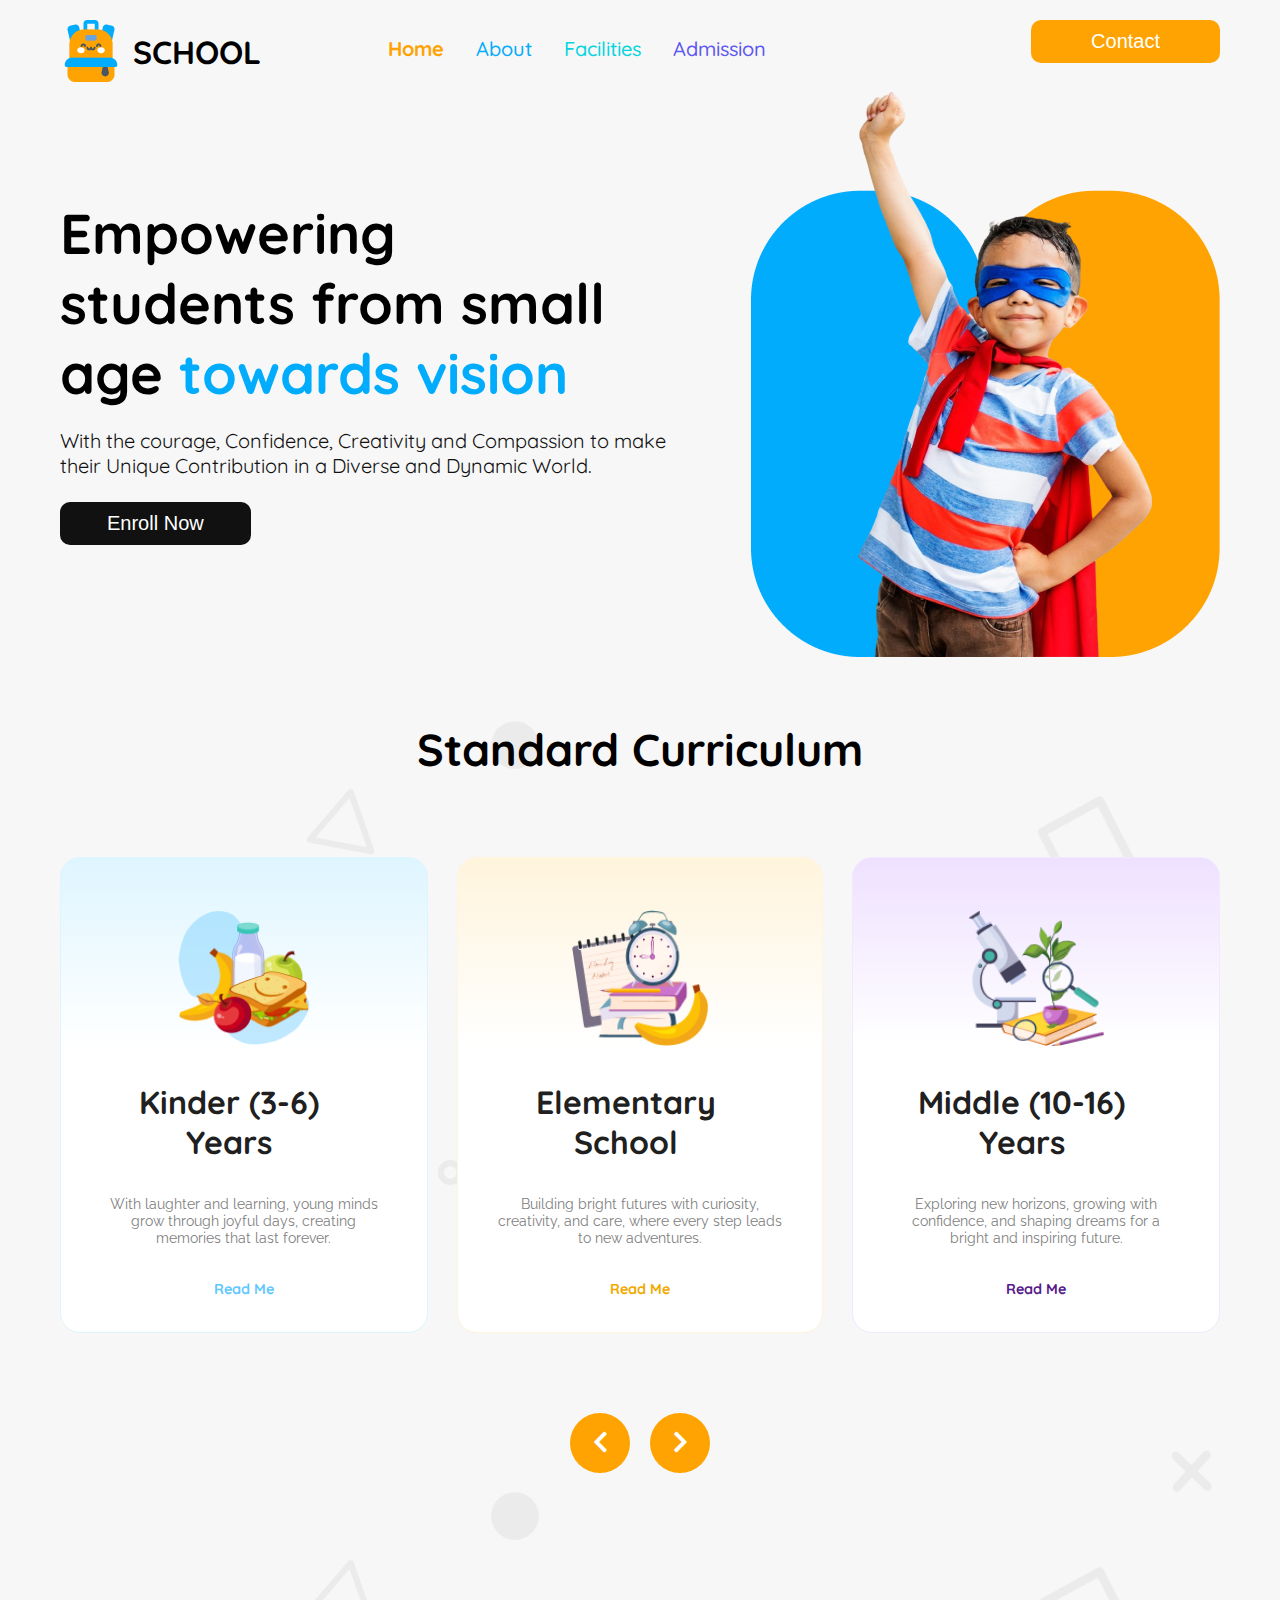
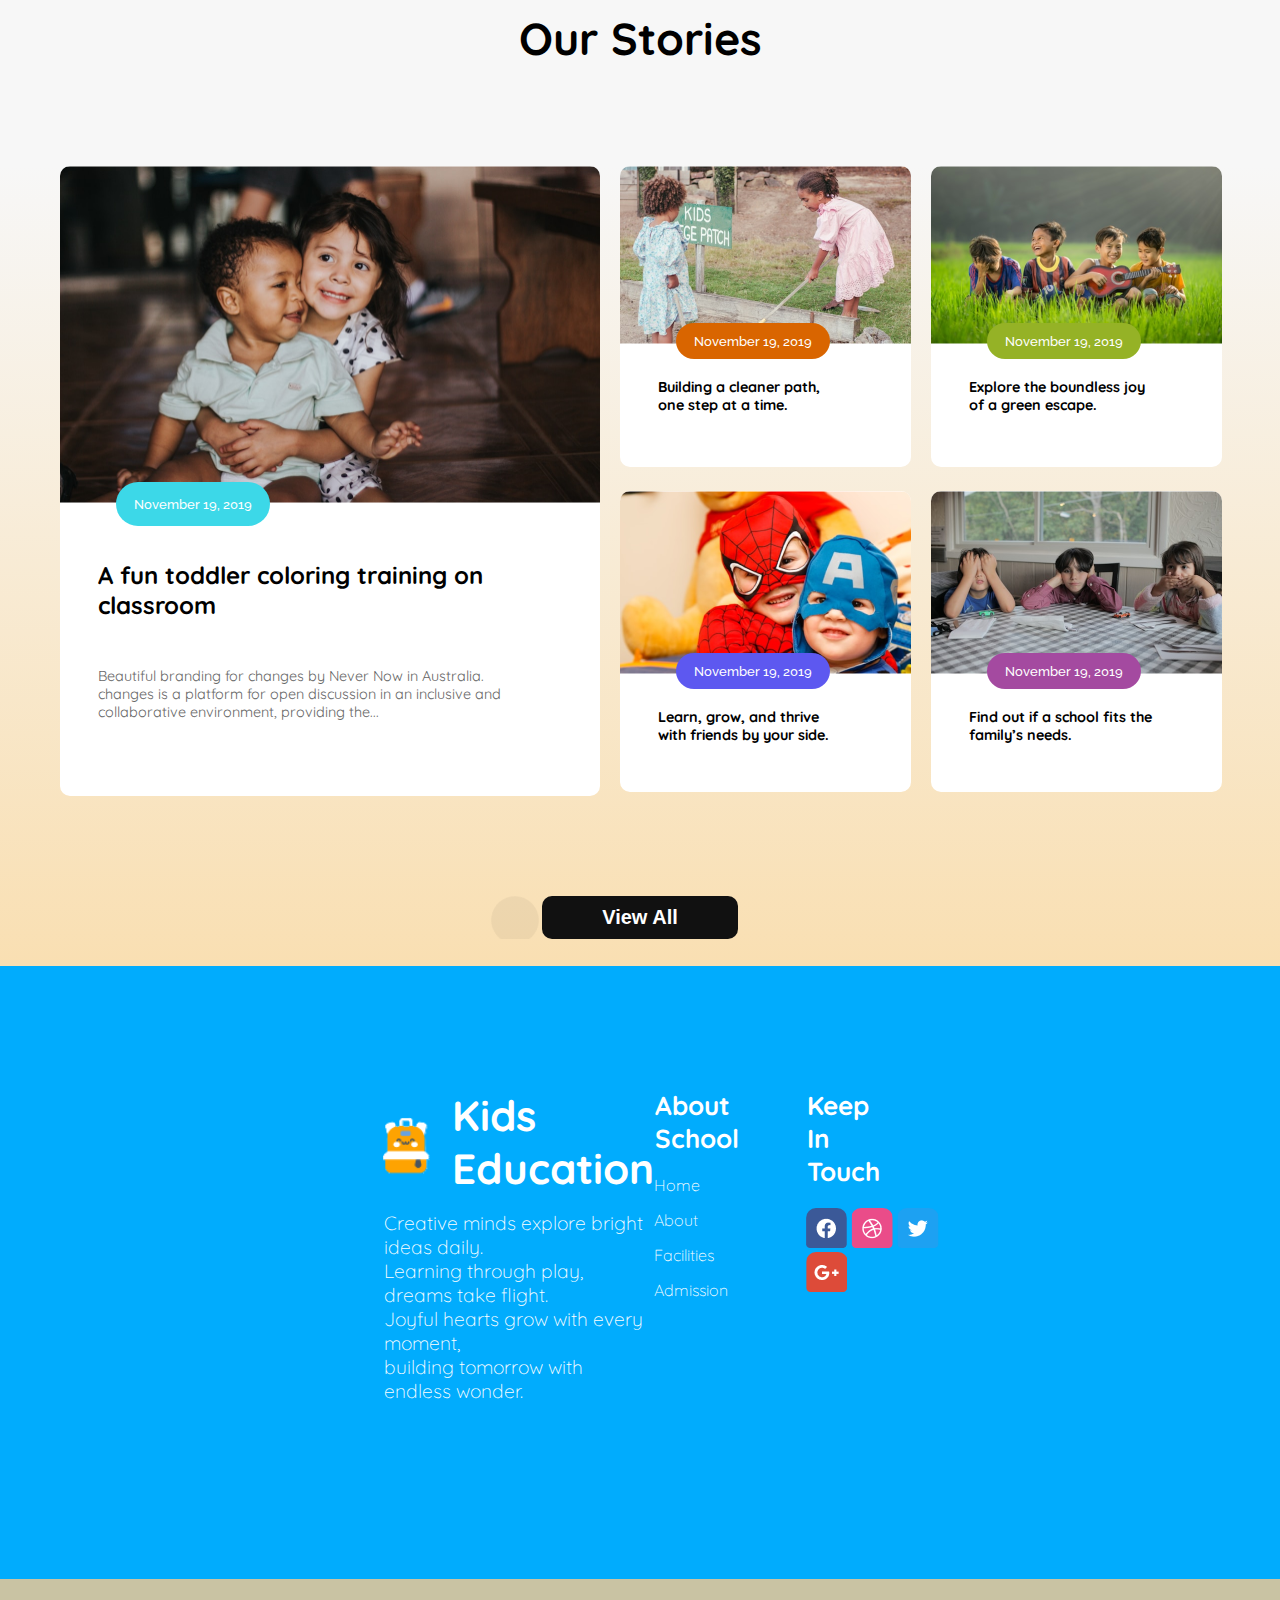
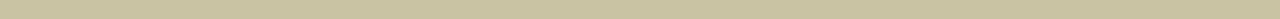
<file: index.html>
<!DOCTYPE html>
<html lang="en">
  <head>
    <meta charset="UTF-8" />
    <meta name="viewport" content="width=device-width, initial-scale=1.0" />
    <link rel="preconnect" href="https://fonts.googleapis.com" />
    <link rel="preconnect" href="https://fonts.gstatic.com" crossorigin />
    <link
      href="https://fonts.googleapis.com/css2?family=Quicksand:wght@300..700&display=swap"
      rel="stylesheet"
    />
    <link
      href="https://cdnjs.cloudflare.com/ajax/libs/font-awesome/5.15.4/css/all.min.css"
      rel="stylesheet"
    />
    <link rel="preconnect" href="https://fonts.googleapis.com" />
    <link rel="preconnect" href="https://fonts.gstatic.com" crossorigin />
    <link
      href="https://fonts.googleapis.com/css2?family=Raleway:ital,wght@0,100..900;1,100..900&display=swap"
      rel="stylesheet"
    />

    <title>Assignment-2</title>
    <link rel="stylesheet" href="./styles/styles.css" />
  </head>
  <body>
    <header>
      <div class="container display-r">
        <div class="nav-img display-flex">
          <img src="./assets/logo.png" alt="" />
          <h3>SCHOOL</h3>
        </div>

        <div>
          <ul class="display-flex ul">
            <li><a id="home" href="">Home</a></li>
            <li><a id="about" href="">About</a></li>
            <li><a id="facilities" href="">Facilities</a></li>
            <li><a id="admission" href="">Admission</a></li>
          </ul>
        </div>

        <div><button class="contact-btn">Contact</button></div>
        <div class="hamburger-menu">
          <span></span>
          <span></span>
          <span></span>
        </div>
      </div>
      <div class="hero-kids display-r">
        <div>
          <div>
            <img
              class="display-none-hero-img"
              src="./assets/hero-kids.png"
              alt=""
            />
          </div>
          <h1>
            <span id="empowering ">Empowering</span><br />
            students from small<br />
            age <span id="towards">towards vision</span>
          </h1>
          <p>
            With the courage, Confidence, Creativity and Compassion to make
            <br />
            their Unique Contribution in a Diverse and Dynamic World.
          </p>
          <div class="display-flex btn-enroll">
            <button class="enroll-btn">Enroll Now</button>
          </div>
        </div>
        <div><img class="hero-img" src="./assets/hero-kids.png" alt="" /></div>
      </div>
    </header>

    <main class="first-section">
      <section>
        <div class="main-title">
          <h3>Standard Curriculum</h3>
        </div>
        <!-- <img src="./assets/bg.png bg-display-none" alt=""> -->
        <div class="cards display-r">
          <div class="card-1">
            <img src="./assets/kinder.png" alt="" />
            <h3>Kinder (3-6) Years</h3>
            <p>
              With laughter and learning, young minds grow through joyful days,
              creating memories that last forever.
            </p>
            <div class="a-readme"><a href="" class="a-blue">Read Me</a></div>
          </div>
          <div class="card-2">
            <img src="./assets/elementary.png" alt="" />
            <h3>Elementary School</h3>
            <p>
              Building bright futures with curiosity, creativity, and care,
              where every step leads to new adventures.
            </p>
            <div class="a-readme"><a href="" class="a-orange">Read Me</a></div>
          </div>

          <div class="card-3">
            <img src="./assets/middle.png" alt="" />
            <h3>Middle (10-16) Years</h3>
            <p>
              Exploring new horizons, growing with confidence, and shaping
              dreams for a bright and inspiring future.
            </p>
            <div class="a-readme"><a href="" class="a-purple">Read Me</a></div>
          </div>
        </div>
        <div class="btn-arrow">
          <div class="button-container">
            <button class="circle-button">
              <span class="arrow"><i class="fas fa-chevron-left"></i></span>
            </button>
            <button class="circle-button">
              <span class="arrow"><i class="fas fa-chevron-right"></i></span>
            </button>
          </div>
        </div>
      </section>
    </main>

    <div class="second-section">
      <h3>Our Stories</h3>
      <!-- <img class="bg-img dis" src="./assets/bg.png" alt=""> -->
    </div>
    <section class="main-second-section">
      <div class="container-grid display-r">
        <div class="box" id="box-1">
          <div class="box-1-img">
            <img src="./assets/story-1.png" alt="" />
            <div class="box-1-btn-div">
              <button class="box-1-btn">November 19, 2019</button>
            </div>
            <h3>A fun toddler coloring training on classroom</h3>
            <p>
              Beautiful branding for changes by Never Now in Australia. changes
              is a platform for open discussion in an inclusive and
              collaborative environment, providing the...
            </p>
          </div>
        </div>
        <div class="display-grid">
          <div class="box" id="box-2">
            <img src="./assets/story-2.png" alt="" />
            <div class="box-1-btn-div">
              <button class="box-1-btn padd btn-orange">
                November 19, 2019
              </button>
            </div>
            <h3>Building a cleaner path, one step at a time.</h3>
          </div>
          <div class="box" id="box-3">
            <img src="./assets/story-3.png" alt="" />
            <div class="box-1-btn-div">
              <button class="box-1-btn padd btn-green">
                November 19, 2019
              </button>
            </div>
            <h3>Explore the boundless joy of a green escape.</h3>
          </div>
          <div class="box" id="box-4">
            <img src="./assets/story-4.png" alt="" />
            <div class="box-1-btn-div">
              <button class="box-1-btn padd btn-blue">November 19, 2019</button>
            </div>
            <h3>Learn, grow, and thrive with friends by your side.</h3>
          </div>
          <div class="box" id="box-5">
            <img src="./assets/story-5.png" alt="" />
            <div class="box-1-btn-div">
              <button class="box-1-btn padd btn-purple">
                November 19, 2019
              </button>
            </div>
            <h3>Find out if a school fits the family’s needs.</h3>
          </div>
        </div>
      </div>
      <div class="view-all-btn-div">
        <button class="view-all-btn">View All</button>
      </div>
    </section>
    <footer class="footer-margin">
      <section class="footer-section">
        <div class="footer-container">
          <div class="footer-col">
            <div class="logo-section">
              <img class="sspng" src="./assets/ss.png" alt="Decoration icon" />
              <h1 class="kids-title">Kids <br />Education</h1>
            </div>
            <p class="footer-text">
              Creative minds explore bright ideas daily.<br />
              Learning through play, dreams take flight.<br />
              Joyful hearts grow with every moment,<br />
              building tomorrow with endless wonder.
            </p>
          </div>

          <div class="footer-col">
            <h3 class="section-title">About School</h3>
            <ul class="footer-links">
              <li>Home</li>
              <li>About</li>
              <li>Facilities</li>
              <li>Admission</li>
            </ul>
          </div>

          <div class="footer-col">
            <h3 class="section-title">Keep In Touch</h3>
            <div class="social-icons">
              <img src="./assets/fb.png" alt="Facebook" />
              <img src="./assets/dribble.png" alt="Dribble" />
              <img src="./assets/twitter.png" alt="Twitter" />
              <img src="./assets/google+.png" alt="Google+" />
            </div>
          </div>
        </div>
      </section>
    </footer>
    <div class="marquee-container">
      <div class="marquee-content">
        🌟 Exclusive Access to After-School Programs for the First Month. 🌟
      </div>
    </div>
  </body>
</html>
</file>
<file: styles/styles.css>
@import url('https://fonts.googleapis.com/css2?family=Raleway:ital,wght@0,100..900;1,100..900&display=swap');
*{
    margin: 0;
    padding: 0;
    box-sizing: border-box;

}
.marquee-container {
  overflow: hidden; /* Hide overflow */
  white-space: nowrap; /* Prevent text wrapping */
  width: 100%;
  background: #c9c3a3;
  padding: 10px 0;
}

.marquee-content {
  display: inline-block;
  animation: marquee 15s linear infinite;
  padding-left: 100%; /* Start offscreen */
}

@keyframes marquee {
  0% { transform: translateX(0); }
  100% { transform: translateX(-100%); }
}

body{
    
    margin-top: 20px;
    font-family: "Quicksand", serif;
    background-color: rgba(247, 247, 247, 1);

    
   
}

/* shared item */
.display-r{
    max-width: 1160px;
    margin:   0 auto;
 
}



.display-flex{
    display: flex;
}
a{
    text-decoration: none;
    

   
}
ul{
    list-style-type: none;
   margin-top: 16px;
    gap: 32px;
    justify-content: center;
    align-items: center;
    
}
.container{
    display: flex;
    justify-content: space-between;
    font-weight: 600;
    
}

#home{
    color: rgba(254, 163, 1, 1);
    font-size: 1.25rem;
    font-weight: bold;
}
#about{
    font-weight: 500;
    font-size: 1.25rem;
    color: rgba(1, 172, 253, 1);
}
#facilities{
    color: rgba(5, 212, 223, 1);
    font-size: 1.25rem;
    font-weight: 500;
}
#admission{
    color: rgba(93, 88, 239, 1);
    font-size: 1.25rem;
    font-weight: 500;
}

.contact-btn{
    padding: 10px 60px;
    border-radius: 10px;
    max-height: 50px;
    max-width: 197px;
    border: none;
    font-size: 1.25rem  ;
    color: rgba(255, 255, 255, 1);
    background-color: rgba(254, 163, 1, 1);
}

.nav-img{
    max-width: 62px;
    max-height: 62px;
}
.nav-img h3{
    margin: 0;
    margin-top:12px;
    margin-left: 11px;
    font-size: 2rem;
    gap: 2000px;
    font-weight: bold;
    padding:0px;
}




.hamburger-menu {
    display: none;
    flex-direction: column;
    gap: 5px;
}       

.hamburger-menu span {
    width: 25px;
    height: 3px;
    background-color: #000;
    border-radius: 2px;
}


/* hero-kid */
.hero-kids{
    display: flex;
    justify-content: space-between;
    align-items: center;
    
    
}
.hero-kids h1{
    font-size: 3.5rem;
    font-weight: bold;
}

.hero-kids p{
    color: rgba(17, 17, 17, 1);
    font-size: 1.25rem;
    margin-top: 20px;
}
#empowering{
    color: rgba(254, 163, 1, 1);
}
#towards{
    color:rgba(1, 172, 253, 1);
}

.enroll-btn{
    margin-top: 24px;
    padding: 10px 47px;
    background-color: rgba(17, 17, 17, 1);
    border: none;
    border-radius: 10px;
    color: rgba(255, 255, 255, 1);
    font-size: 1.25rem;
}

.display-none-hero-img{
    display: none;

} 
.main-title{
     margin-left: 0;
}
/* main section card */
.main-title  h3{
    display: flex;
    justify-content: center;
    align-items: center;
    margin-top: 60px;
    font-size: 2.8rem;
    font-weight: bold;
    color: rgba(0, 0, 0, 1);
     padding: 0;
    
}

.first-section{
    background-image: url(../assets/bg.png);
    height: 879px;
}


.cards  {
    margin-top: 80px;
    display: flex;
    justify-content: space-between;
    align-items: center;
    gap: 29px;
    /* border: 1px solid red; */
}


.card-1{
    max-width: 367.8px;
    height: 476px;
    border: 1px solid rgba(222, 245, 255, 1)    ;
    text-align: center;
    padding-top: 52px;
    background: linear-gradient(to bottom, rgba(222, 245, 255, 1),rgba(255, 255, 255, 1)40%);
    border-radius: 20px;
    
}


.card-2{
    max-width: 367.8px;
    height: 476px;
    border: 1px solid rgba(255, 244, 220, 1)   ;
    text-align: center;
    padding-top: 52px;
    background: linear-gradient(to bottom,rgba(255, 244, 220, 1) ,rgba(255, 255, 255, 1)40%);
    border-radius: 20px;
}
.card-3{
    max-width: 367.8px;
    height: 476px;
    border: 1px solid rgba(242, 232, 255, 1)   ;
    text-align: center;
    padding-top: 52px;
    background: linear-gradient(to bottom,rgba(238, 225, 255, 1) ,rgba(255, 255, 255, 1)40%);
    border-radius: 20px;
}
/* card shared items */
.cards h3{
    margin-top: 32px;
    font-size: 2rem;
    font-weight: bold;
    color: rgba(32, 32, 32, 1);
    

}

.cards img{
    height: 136px;
    width: 136px;
}

.cards p{
    margin-top: 33px;
    color: rgba(128, 128, 128, 1);
    font-family: "Raleway", serif;
    font-size: 0.9rem;
    padding-left: 40px;
    padding-right: 40px;
}


.cards img{
    max-width: 136px;
    max-height: 136px;
}


.a-readme{
   font-size: 0.9rem;
   font-weight: bold;
   margin-top: 34px;
}

/* shared color for card's anchor tag */
.a-blue{
    color: rgba(100, 200, 255, 1);
}
.a-orange{
    color: rgba(240, 170, 0, 1);
}

.a-purple{

    column-rule: rgba(135, 0, 255, 1);
}

.bg-display-none{
    display: none;
}

.button-container {
    display: flex;
    gap: 20px;
}



.btn-arrow{
    display: flex;
    justify-content: center;
    margin: 0 auto;
    margin-top: 80px;
}

.circle-button {
    width: 60px;
    height: 60px;
    border: none;
    border-radius: 50%;
    background-color: rgba(254, 163, 1, 1);
    transition: transform 0.2s, box-shadow 0.2s;
}

.circle-button:hover {
    transform: scale(1.1);

}

.arrow {
    font-size: 1.5rem;
    color: rgba(255, 255, 255, 1);
    
}



.main-second-section {
    
   
  
  

   
    background: linear-gradient(360deg, rgb(249, 223, 178) 0%, 
    rgba(247, 247, 247, 1) 100%);
    height: 800px;

    
    
}
 










.second-section h3{

    font-size: 2.8rem;
    font-weight: bold;
    color: rgba(0, 0, 0, 1);
    margin-left: 30px;
    margin-top: 10px;
    
    
}
.second-section{
   text-align: center;
   
}
.container-grid {
        display: grid;
        grid-template-columns: repeat(3, 1fr);
        /* grid-template-rows: repeat(1, 1fr)    ; */
        gap: 20px;
        margin-top: 100px;
        
}

.display-grid{
    display: grid;
    grid-template-columns: repeat(2,1fr);
    
    gap: 20px;
    margin: 0 auto;
    width: 540px;
    height: 630px;
    
 
}

.box{
    /* border: 1px solid red; */
    border-radius: 10px;

    background-color: rgba(255, 255, 255, 1);
}



.box-1-img img{

    width: 540px;
    height: 337px;
    border-top-left-radius: 10px;
    border-top-right-radius: 10px;
}  

#box-1 {
        grid-row: span 2;
        width: 540px;
        height: 630px;
        
       
}

#box-1 p , h3{
    
    
    padding-left: 38px;
    padding-right: 67px;
    
}
#box-1 h3  {
    font-size: 1.5rem;
    color: rgba(0, 0, 0, 1);
    font-weight: bold;
    margin-top: 34px;
}
#box-1 p{
    color: rgba(102, 102, 102, 1);
    margin-top: 47px;
    font-size: 0.9rem;
}

/* btn-section for 2nd main section */
.box-1-btn{
    border-radius: 47.93px;
    background-color: rgba(60, 216, 232, 1);
    padding: 14px 18px;
    border:none;
    color: rgba(255, 255, 255, 1);
    font-family: "Raleway", serif;
    font-weight: 500;
    
    
}
.box-1-btn-div{
    margin-left: 56px;
    margin-top: -25px;
}   
.padd{
   padding: 10px 18px;
    
    
}
/* btn shared colors */


.btn-green{
    background-color:rgba(149, 178, 38, 1);

}
.btn-blue{
    background-color:rgba(93, 88, 240, 1);
}
.btn-purple{
    background-color:rgba(164, 74, 160, 1);
}
.btn-orange{

    background-color: rgba(217, 101, 0, 1);
}
#box-2{
    width: 291px;
    height: 301px;
}
#box-2 h3{
    margin-top: 19px;
    font-size: 0.9rem;
    font-weight: bold;
    color: rgba(0, 0, 0, 1);
}
#box-3{
     width: 291px;
    height: 301px;
}
#box-3 h3{
    margin-top: 19px;
    font-size: 0.9rem;
    font-weight: bold;
    color: rgba(0, 0, 0, 1);
}

#box-4{
     width: 291px;
    height: 301px;
}
#box-4 h3{
    margin-top: 19px;
    font-size: 0.9rem;
    font-weight: bold;
    color: rgba(0, 0, 0, 1);
}
#box-5{
    width: 291px;
    height: 301px;
}

#box-5 h3{
    margin-top: 19px;
    font-size: 0.9rem;
    font-weight: bold;
    color: rgba(0, 0, 0, 1);
}


#box-5 ,#box-4 ,#box-2,#box-3 , img
{
    border-top-left-radius: 10px;
    border-top-right-radius: 10px;
}

.view-all-btn{
    font-size: 1.25rem;
    padding: 10px 60px;
    background-color: rgba(17, 17, 17, 1);
    color: rgba(255, 255, 255, 1);
    border:none;
    border-radius: 10px;
    font-weight: bold;
}

.view-all-btn-div{
    display: flex;
    justify-content: center;
    align-content: center;
    margin-top: 80px;
     background-image: url('../assets/bg.png');

}

/* .footer-section{
    width: 1160px;
    margin: 0 auto;

} */

.footer-margin{
    background-color: rgba(1, 172, 253, 1);
    height: 613px;
    padding: 123px 134px;
  
    
    
}

.footer-container {
  display: flex;
  justify-content: space-between;
   margin-right: 220px;
   margin-left: 250px;
  
}
.logo-section {
  display: flex;
  align-items: center;
  gap: 1rem;
  margin-bottom: 1rem;
}

.kids h1{
    margin-left: 50px;
    margin-top: 50px;
    margin-bottom: -70px;
     color: rgba(255, 255, 255, 1);
    font-size: 2.6rem;
    font-weight: bold;
    
}
.p{
    font-size: 1rem;
    color:rgba(255, 255, 255, 1);
    font-weight: 200;
}

#about-extra-padding h3{
    margin-top: -30px;
    margin-left: -38px;
    color: rgba(255, 255, 255, 1);
    font-size: 1.5rem;
   
}

.div  ul >li{
      color: rgba(255, 255, 255, 1);
    font-size: 1rem;
    font-weight: 100;
    
    margin-bottom: 10px;
}

.sspng{
    width: 82px;
    height: 71px;
    margin-left: -30px;
}
.section-title{

     color: rgba(255, 255, 255, 1);
        font-size: 26px;
        margin-left: -37px;
        font-weight: bold;
        margin-bottom: 20px;
}


.kids-title{
    font-size: 42.14px;
    font-weight: bold;
    color: rgba(255, 255, 255, 1);
    
}
.footer-text{
    color: rgba(255, 255, 255, 1);
    font-size: 1.2rem;
    font-weight:100;
}



.footer-links li {
  margin-bottom: 15px;
  color: rgba(255, 255, 255, 1);
  font-size: 1rem;
  font-weight: 200;
  
  }



@media screen and (max-width: 576px) {
   .container{
        margin-top: -20px;
        padding: 12px 16px;
        border: 1px solid rgba(254, 163, 1, 1)  ;
        
   }
   .hamburger-menu{
    display: flex;
    margin-top: 20px;
   }
    .container h3 ,
     .ul 
     , a
     ,.contact-btn{
        display: none;
    }
    .hero-img{
        display: none;
    }
    .display-none-hero-img{
        display: flex;
        justify-content: center;
        align-items: center;
        margin: 0 auto;
        max-width: 336px;

    }
    .hero-kids {
        
        justify-items: center;
        margin-left: 17px;
        margin-right: 17px;
        
    }
    .hero-kids h1{
        text-align: center;
        font-size: 2rem;
    }
    .hero-kids p{
        text-align: center;
        display: flex;
        justify-content: center;
        align-items: center;
        margin:  0 auto ;
        font-size: 14px;
        font-weight: 600;
        margin-top: 18px;
    }
    .btn-enroll{
        display: flex;
        justify-content: center;
        align-items: center;
        margin: 0 auto;
    }
   .enroll-btn{
        padding: 6px 24px;
        font-size: 16px;
   }

   .cards {
    flex-direction: column;
    height: 321px;
    margin-top: 20px;
    
   }

   .card-2{
    margin-top: -10px;

   }.card-3{
    margin-top: -10px;
   }

   .main-title h3{
        font-size: 1.6rem;
        text-align: center;
        margin-left: 27px;
   }
   
    .frist-section{
        
    
}   
    .btn-arrow{
        display: none;
    }
    
   #box-1{
    display: none;
   }
   
    .second-section{
        margin-top: 400px;
        background-image: url('../assets/bg.png');
        height: 100px;
    
        
    }  
   .main-second-section{
    margin-top: -80px;
    height: 500px;
   
    
   
   }
   .display-grid{
        height: 170px;
        width: 360px;
        column-gap: 4px;
        margin-left: 7px;
        
     
   }
   .container-grid{
      max-width: 368px;
        background-image: url('../assets/bg.png');
   }
   
    .display-grid img{
        max-width: 179px;
        max-height: 105px;
       
        
    }
    #box-2  h3{
         font-size: 9px;
         padding: 1px 20px;
    }

    #box-2{
        max-width: 173px;
        max-height: 180px;
         

    } 
    
 #box-3 h3{
    font-size: 9px;
    padding: 1px 20px;

 }
#box-3{
    max-width: 173px;
    max-height: 180px;  

}

    #box-4 h3{
    font-size: 9px;
    padding: 1px 20px;
    }

    #box-4 {
        max-width: 167px;
        max-height: 180px;
         

    }

#box-5 h3{
     font-size: 9px;
    padding: 1px 20px;
}
    #box-5{
    max-width: 167px;
    max-height: 180px; 
    }
               

    .box-1-btn-div{
        margin-top: -17px;
        margin-left: 20px;
        
        
    }
    .box-1-btn{
        padding: 5px 11px;
        font-size: 0.58rem;
        
    }

    .view-all-btn-div{
        margin-top: 240px;
        
    }

    .view-all-btn{
        padding: 5px 37px;
        font-size: 16px;
        border-radius: 10px;
        background-color: rgba(17, 17, 17, 1);
        
    }
    .footer-margin{
    
        padding: 30px;
        
        

    }  
    .section-title{
        margin-left: -40px;
        margin-top: 30px;
        margin-bottom: 30px;
        color: rgba(255, 255, 255, 1);
        font-size: 1.5rem;
    }
    
    .footer-container{
        flex-direction: column;
        margin-right: 10px;
        margin-left: 10px;
    } 
  .footer-links li {
  margin-bottom: 15px;
  color: rgba(255, 255, 255, 1);
  font-size: 1rem;
  font-weight: 200;
  
  }
    
    .footer-text{
        width: 350px;
        height: 100px;
    }

    .footer-links{
        width: 200px;
    }

    .section-title{
        width: 300px;
    }
    .kids-title{
        font-size: 2.23rem;
        font-weight: bold;
        color: rgba(255, 255, 255, 1);
    }
    .footer-text{
        color: rgba(255, 255, 255, 1);
        font-size: 1rem;
        font-weight: 200;
    }
  .cards h3{
    margin-top: 32px;
    font-size: 1.25rem;
    font-weight: bold;
    color: rgba(32, 32, 32, 1);
    margin-right: -20px;

}

 
}
</file>
